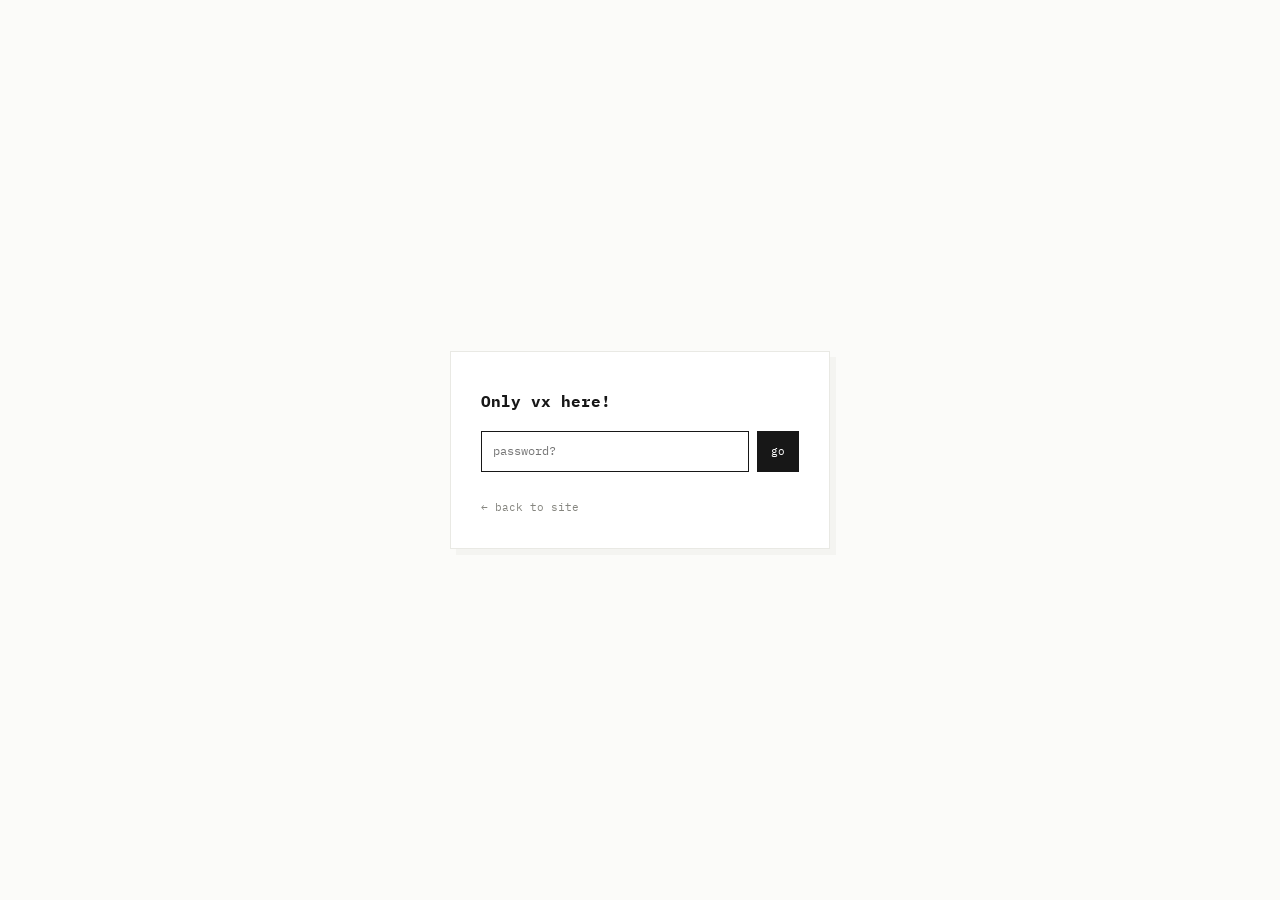
<file: admin.html>
<!DOCTYPE html>
<html lang="en">
<head>
<meta charset="UTF-8">
<meta name="viewport" content="width=device-width, initial-scale=1">
<meta name="robots" content="noindex,nofollow">
<title>vx.manager</title>
<link rel="icon" type="image/png" href="favicon.png">
<link rel="preconnect" href="https://fonts.googleapis.com">
<link rel="preconnect" href="https://fonts.gstatic.com" crossorigin>
<link href="https://fonts.googleapis.com/css2?family=IBM+Plex+Mono:ital,wght@0,400;0,500;0,600;0,700;1,400&display=swap" rel="stylesheet">
<style>
:root {
  --bg:#fff;
  --paper:#fbfbf9;
  --ink:#171717;
  --mute:#85857f;
  --faint:#b9b9b3;
  --line:#e9e9e4;
  --fill:#f4f4f1;
  --ease:cubic-bezier(.2,.7,.2,1);
}
* {
  box-sizing: border-box;
  margin: 0;
  padding: 0;
}
body {
  background: var(--bg);
  color: var(--ink);
  font:
    13px/1.7 "IBM Plex Mono",
    ui-monospace,
    Menlo,
    Consolas,
    monospace;
  -webkit-font-smoothing: antialiased;
  padding-bottom: 120px;
}
a {
  color: inherit;
  text-decoration: none;
}
button {
  font: inherit;
  color: inherit;
  background: none;
  border: 0;
  cursor: pointer;
  text-align: left;
}
svg.i {
  width: 1em;
  height: 1em;
  fill: none;
  stroke: currentColor;
  stroke-width: 1.4;
  stroke-linecap: round;
  stroke-linejoin: round;
  flex-shrink: 0;
}
::selection {
  background: var(--ink);
  color: #fff;
}
.wrap {
  max-width: 840px;
  margin: 0 auto;
  padding: 0 24px;
}
.top {
  display: flex;
  align-items: center;
  justify-content: space-between;
  gap: 12px;
  flex-wrap: wrap;
  padding: 30px 0 18px;
}
.top h1 {
  font-size: 20px;
  letter-spacing: -.01em;
}
.top h1 .cur {
  display: inline-block;
  animation: blink 1.1s steps(1) infinite;
}
@keyframes blink {
  50% {
    opacity: 0;
  }
}
.acts {
  display: flex;
  gap: 8px;
  align-items: center;
  flex-wrap: wrap;
}
.chip {
  font-size: 9.5px;
  letter-spacing: .1em;
  text-transform: uppercase;
  color: var(--mute);
  display: flex;
  align-items: center;
  gap: 7px;
  margin-right: 6px;
}
.chip::before {
  content: "";
  width: 6px;
  height: 6px;
  border-radius: 50%;
  background: #3a9d5d;
  transition: background .3s;
}
.chip.dirty::before {
  background: #d98b1c;
  animation: pulse 1.4s infinite;
}
@keyframes pulse {
  50% {
    opacity: .35;
  }
}
.b {
  display: inline-flex;
  align-items: center;
  gap: 7px;
  padding: 7px 13px;
  border: 1px solid var(--ink);
  font-size: 11px;
  background: linear-gradient(var(--ink), var(--ink)) left/0 100% no-repeat;
  transition:
    background-size .4s var(--ease),
    color .3s,
    opacity .2s,
    transform .3s var(--ease);
}
.b:hover {
  background-size: 100% 100%;
  color: #fff;
}
.b:active {
  transform: scale(.97);
}
.b.solid {
  background: var(--ink);
  color: #fff;
}
.b.solid:hover {
  background: #000;
}
.b.sm {
  padding: 3px 8px;
  font-size: 10px;
  border-color: var(--line);
}
.b.sm:hover {
  border-color: var(--ink);
}
.b.dng:hover {
  background-image: linear-gradient(#b3261e, #b3261e);
  border-color: #b3261e;
}
.b[disabled] {
  opacity: .4;
  pointer-events: none;
}
.tabs {
  position: relative;
  display: flex;
  gap: 24px;
  border-bottom: 1px solid var(--line);
  overflow-x: auto;
}
.tab {
  position: relative;
  padding: 0 0 11px;
  font-size: 11.5px;
  color: var(--mute);
  white-space: nowrap;
  transition: color .2s;
}
.tab:hover,
.tab.on {
  color: var(--ink);
}
.tab sup {
  font-size: 8px;
  color: var(--faint);
  margin-left: 3px;
}
.ink {
  position: absolute;
  left: 0;
  bottom: -1px;
  height: 1px;
  background: var(--ink);
  transition: left .4s var(--ease), width .4s var(--ease);
}
.panel {
  padding-top: 26px;
  animation: in .45s var(--ease);
}
@keyframes in {
  from {
    opacity: 0;
    transform: translateY(10px);
  }
}
.hint {
  font-size: 10.5px;
  color: var(--mute);
}
.bn {
  background: var(--fill);
  border: 1px solid var(--line);
  padding: 10px 14px;
  font-size: 11px;
  margin-bottom: 18px;
  display: flex;
  justify-content: space-between;
  gap: 12px;
  align-items: center;
}
.grid2 {
  display: grid;
  grid-template-columns: 1fr 1fr;
  gap: 14px;
}
.fld {
  display: block;
  margin-bottom: 14px;
}
.fld > span {
  display: block;
  font-size: 9.5px;
  letter-spacing: .1em;
  text-transform: uppercase;
  color: var(--mute);
  margin-bottom: 5px;
}
.fld input[type=text],
.fld input[type=password],
.fld select,
.fld textarea,
.tx {
  width: 100%;
  border: 1px solid var(--line);
  background: #fff;
  padding: 8px 10px;
  font: inherit;
  font-size: 12px;
  outline: none;
  border-radius: 0;
  transition: border-color .2s, box-shadow .2s;
}
.fld textarea {
  min-height: 84px;
  resize: vertical;
}
.fld input:focus,
.fld select:focus,
.fld textarea:focus,
.tx:focus {
  border-color: var(--ink);
  box-shadow: 3px 3px 0 var(--fill);
}
.chk {
  display: flex;
  gap: 8px;
  align-items: center;
  font-size: 12px;
  margin-bottom: 14px;
}
.item {
  border: 1px solid var(--line);
  margin-bottom: 10px;
  background: #fff;
  animation: in .4s var(--ease);
  transition: border-color .2s;
}
.item:hover {
  border-color: var(--faint);
}
.ih {
  display: flex;
  align-items: center;
  gap: 12px;
  padding: 11px 14px;
}
.ih .n {
  font-size: 9px;
  color: var(--faint);
  width: 18px;
}
.ih .ti {
  flex: 1;
  min-width: 0;
  white-space: nowrap;
  overflow: hidden;
  text-overflow: ellipsis;
  cursor: pointer;
}
.ih .ti i {
  font-style: normal;
  color: var(--mute);
  font-size: 10px;
  margin-left: 8px;
}
.ctl {
  display: flex;
  gap: 6px;
}
.ib {
  padding: 14px 16px 4px;
  border-top: 1px solid var(--line);
  animation: in .35s var(--ease);
}
.add {
  margin-bottom: 16px;
}
.empty {
  padding: 28px;
  border: 1px dashed var(--line);
  color: var(--mute);
  font-size: 11.5px;
  text-align: center;
}
.imgf {
  display: flex;
  gap: 14px;
  align-items: flex-start;
  margin-bottom: 14px;
}
.th {
  width: 120px;
  aspect-ratio: 16/10;
  flex-shrink: 0;
  background: var(--fill);
  border: 1px solid var(--line);
  display: grid;
  place-items: center;
  overflow: hidden;
  color: var(--faint);
  font-size: 9px;
}
.th img {
  width: 100%;
  height: 100%;
  object-fit: cover;
}
.imgf .r {
  flex: 1;
  display: grid;
  gap: 8px;
  min-width: 0;
}
.imgf .row {
  display: flex;
  gap: 8px;
  flex-wrap: wrap;
}
.toast {
  position: fixed;
  left: 50%;
  bottom: 28px;
  transform: translate(-50%, 20px);
  background: var(--ink);
  color: #fff;
  font-size: 11.5px;
  padding: 10px 16px;
  opacity: 0;
  pointer-events: none;
  transition: .4s var(--ease);
  z-index: 90;
  max-width: 90vw;
}
.toast.show {
  opacity: 1;
  transform: translate(-50%, 0);
}
.toast.bad {
  background: #b3261e;
}
.gate {
  position: fixed;
  inset: 0;
  background: rgba(251, 251, 249, .97);
  z-index: 100;
  display: grid;
  place-items: center;
  padding: 20px;
}
.gate .box {
  width: min(380px, 100%);
  background: #fff;
  border: 1px solid var(--line);
  padding: 30px;
  box-shadow: 6px 6px 0 var(--fill);
}
.gate h2 {
  font-size: 16px;
  margin: 6px 0 16px;
}
.gate form {
  display: flex;
  gap: 8px;
}
.gate input {
  flex: 1;
  min-width: 0;
  border: 1px solid var(--line);
  padding: 9px 11px;
  font: inherit;
  font-size: 12px;
  outline: none;
}
.gate input:focus {
  border-color: var(--ink);
}
.gate .err {
  height: 14px;
  margin-top: 10px;
  font-size: 10px;
  color: #b3261e;
}
.shake {
  animation: shake .4s;
}
@keyframes shake {
  20%, 60% {
    transform: translateX(-7px);
  }
  40%, 80% {
    transform: translateX(7px);
  }
}
.mis {
  display: grid;
  grid-template-columns: repeat(auto-fill, minmax(190px, 1fr));
  gap: 10px;
  margin-bottom: 10px;
}
.mi {
  border: 1px solid var(--line);
  padding: 8px;
  display: grid;
  gap: 8px;
  animation: in .35s var(--ease);
}
.mi .th {
  width: 100%;
}
.mi .mc {
  display: flex;
  gap: 6px;
}
.rw {
  display: flex;
  gap: 8px;
  align-items: center;
  flex-wrap: wrap;
}
@media (max-width: 640px) {
  .grid2 {
    grid-template-columns: 1fr;
  }
  .imgf {
    flex-direction: column;
  }
}
@media (prefers-reduced-motion: reduce) {
  * {
    animation: none !important;
    transition: none !important;
  }
}
</style>
</head>
<body>

<div class="gate" id="gate"><div class="box" id="gbox">
  <h2>Only vx here!</h2>
  <form id="gf"><input id="gi" type="password" autocomplete="off" placeholder="password?" aria-label="password"><button class="b solid" type="submit">go</button></form>
  <div class="err" id="ge"></div>
  <a class="hint" href="home">← back to site</a>
</div></div>

<div class="wrap" id="app" style="display:none">
  <div class="top">
    <h1>manage<span class="cur">_</span></h1>
    <div class="acts">
      <span class="chip" id="chip">saved</span>
      <a class="b" id="viewsite" href="home" target="_blank">view site ↗</a>
      <button class="b solid" id="save">save &amp; publish</button>
      <button class="b" id="lockout">lock</button>
    </div>
  </div>
  <div class="tabs" id="tabs">
    <button class="tab on" data-t="site">Site</button>
    <button class="tab" data-t="projects">Projects<sup id="c-projects"></sup></button>
    <button class="tab" data-t="toolkit">Toolkit<sup id="c-toolkit"></sup></button>
    <button class="tab" data-t="gallery">Gallery<sup id="c-gallery"></sup></button>
    <button class="tab" data-t="publish">Publishing</button>
    <span class="ink" id="inkbar"></span>
  </div>
  <div class="panel" id="panel"></div>
</div>
<div class="toast" id="toast"></div>

<script>
const HASH = "6cb8947f869a1332785a2c4a673cb8a2529c528a0de18239c4a4594782599b29";
const $ = (s, r = document) => r.querySelector(s);
const esc = (s) => String(s == null ? "" : s).replace(/[&<>"']/g, (c) => ({ "&": "&amp;", "<": "&lt;", ">": "&gt;", '"': "&quot;", "'": "&#39;" })[c]);
const pad = (n) => String(n).padStart(2, "0");
const uid = () => "x" + Date.now().toString(36) + Math.random().toString(36).slice(2, 5);
let D = null, tab = "site", dirty = false, openIds = {}, previews = {};
async function sha(t) {
  const b = await crypto.subtle.digest("SHA-256", new TextEncoder().encode(t));
  return [...new Uint8Array(b)].map((x) => x.toString(16).padStart(2, "0")).join("");
}
function enter() {
  $("#gate").style.display = "none";
  $("#app").style.display = "";
  boot();
}
$("#gf").addEventListener("submit", async (e) => {
  e.preventDefault();
  if (!(window.crypto && crypto.subtle)) {
    $("#ge").textContent = "needs a secure (https) connection";
    return;
  }
  if (await sha($("#gi").value) === HASH) {
    sessionStorage.setItem("vx_auth", HASH);
    enter();
  } else {
    $("#ge").textContent = "nope, try again";
    $("#gi").value = "";
    const b = $("#gbox");
    b.classList.remove("shake");
    void b.offsetWidth;
    b.classList.add("shake");
  }
});
const EMB = window.parent !== window;
if (EMB) {
  const v = $("#viewsite");
  v.textContent = "back to site";
  v.removeAttribute("target");
  v.removeAttribute("href");
  v.style.cursor = "pointer";
  v.addEventListener("click", () => parent.postMessage("vx-close", location.origin));
}
$("#lockout").addEventListener("click", () => {
  if (EMB) parent.postMessage("vx-lock", location.origin);
  else {
    sessionStorage.removeItem("vx_auth");
    location.href = "home";
  }
});
const CFG = () => Object.assign({ repo: "VxpeInjected/vx-portfolio", branch: "main", token: "" }, JSON.parse(localStorage.getItem("vx_cfg") || "{}"));
const setCFG = (o) => localStorage.setItem("vx_cfg", JSON.stringify(Object.assign(CFG(), o)));
const SITE_DEFAULT = { name: "vx.injected", logo: "VX", badge: "programmer & UI designer", status: "open for commissions", statusOn: true, tagline: "I build systems and interfaces.\nRoblox programming, bots and thoughtful UI design.", intro: "", email: "", discord: "", discordUrl: "", toolkitBlurb: "", galleryBlurb: "", contactBlurb: "", footerNote: "" };
function normP(p) {
  if (!Array.isArray(p.images)) p.images = p.image ? [{ src: p.image, caption: "" }] : [];
  delete p.image;
  return p;
}
function norm(d) {
  d = d || {};
  return { site: Object.assign({}, SITE_DEFAULT, d.site || {}), projects: (d.projects || []).map(normP), toolkit: d.toolkit || [], gallery: d.gallery || [] };
}
async function boot() {
  let live = null;
  try {
    const r = await fetch("data.json?" + Date.now(), { cache: "no-store" });
    if (r.ok) live = await r.json();
  } catch (e) {
  }
  const draft = localStorage.getItem("vx_draft");
  if (draft) {
    try {
      D = norm(JSON.parse(draft));
      dirty = true;
      bn = "draft";
    } catch (e) {
    }
  }
  if (!D) D = norm(live);
  window._live = live;
  setDirty(dirty);
  render();
}
let bn = "";
function setDirty(v) {
  dirty = v;
  const c = $("#chip");
  c.classList.toggle("dirty", v);
  c.textContent = v ? "unsaved changes" : "saved";
  if (v) localStorage.setItem("vx_draft", JSON.stringify(D));
  else localStorage.removeItem("vx_draft");
}
addEventListener("beforeunload", (e) => {
  if (dirty) {
    e.preventDefault();
    e.returnValue = "";
  }
});
function toast(t, bad) {
  const el = $("#toast");
  el.textContent = t;
  el.classList.toggle("bad", !!bad);
  el.classList.add("show");
  clearTimeout(toast.t);
  toast.t = setTimeout(() => el.classList.remove("show"), bad ? 5e3 : 2800);
}
function ink() {
  const t = $(".tab.on"), k = $("#inkbar");
  if (t) {
    k.style.left = t.offsetLeft + "px";
    k.style.width = t.offsetWidth + "px";
  }
}
$("#tabs").addEventListener("click", (e) => {
  const b = e.target.closest(".tab");
  if (!b) return;
  tab = b.dataset.t;
  document.querySelectorAll(".tab").forEach((x) => x.classList.toggle("on", x === b));
  ink();
  render();
});
addEventListener("resize", ink);
document.fonts && document.fonts.ready.then(ink);
const SCHEMA = {
  projects: {
    label: "project",
    title: (i) => i.title || "untitled project",
    sub: (i) => i.category || "",
    fields: [
      ["title", "title", "text"],
      ["category", "category", "select", ["programming", "ui design"]],
      ["meta", "meta line (e.g. Gameplay systems / Luau)", "text"],
      ["note", "small note (e.g. 2026)", "text"],
      ["link", "link (optional)", "text"],
      ["tags", "tags (comma separated)", "tags"],
      ["desc", "description", "area"],
      ["images", "screenshots / pages (shown as a gallery in the popup)", "images"]
    ],
    blank: () => ({ id: uid(), title: "", category: "programming", meta: "", note: "", desc: "", tags: [], link: "", images: [] })
  },
  toolkit: {
    label: "tool",
    title: (i) => i.name || "untitled tool",
    sub: (i) => i.icon || "",
    fields: [
      ["name", "name", "text"],
      ["desc", "short description", "text"],
      ["icon", "icon", "select", ["cube", "code", "pen", "cursor", "layers", "terminal", "globe"]]
    ],
    blank: () => ({ id: uid(), name: "", desc: "", icon: "cube" })
  },
  gallery: {
    label: "image",
    title: (i) => i.caption || "untitled image",
    sub: (i) => "",
    fields: [
      ["caption", "caption", "text"],
      ["title", "popup title (optional)", "text"],
      ["desc", "popup description", "area"],
      ["image", "image", "image"]
    ],
    blank: () => ({ id: uid(), caption: "", title: "", desc: "", image: "" })
  }
};
function render() {
  ["projects", "toolkit", "gallery"].forEach((c) => $("#c-" + c).textContent = pad(D[c].length));
  const p = $("#panel");
  p.style.animation = "none";
  void p.offsetWidth;
  p.style.animation = "";
  if (tab === "site") p.innerHTML = siteHTML();
  else if (tab === "publish") p.innerHTML = pubHTML();
  else p.innerHTML = listHTML(tab);
  ink();
}
function fieldHTML(col, idx, it, f) {
  const [key, label, type, opts] = f, val = it[key];
  const a = `data-col="${col}" data-idx="${idx}" data-key="${key}"`;
  if (type === "select") return `<label class="fld"><span>${label}</span><select ${a}>${opts.map((o) => `<option ${o === val ? "selected" : ""}>${o}</option>`).join("")}</select></label>`;
  if (type === "area") return `<label class="fld"><span>${label}</span><textarea ${a}>${esc(val)}</textarea></label>`;
  if (type === "tags") return `<label class="fld"><span>${label}</span><input type="text" ${a} data-tags="1" value="${esc((val || []).join(", "))}"></label>`;
  if (type === "images") {
    const arr = it.images || [], b = (act, n, t, dis) => `<button class="b sm${act === "imgx" ? " dng" : ""}" data-act="${act}" data-col="${col}" data-idx="${idx}" data-ii="${n}" ${dis ? "disabled" : ""}>${t}</button>`;
    return `<div class="fld"><span>${label}</span><div class="mis">${arr.map((m, n) => {
      const src = previews[m.src] || m.src;
      return `<div class="mi"><div class="th">${src ? `<img src="${esc(src)}" onerror="this.remove()">` : "no image"}</div><input class="tx" type="text" placeholder="caption (optional)" data-col="${col}" data-idx="${idx}" data-ii="${n}" value="${esc(m.caption || "")}"><div class="mc">${b("imgl", n, "←", n === 0)}${b("imgr", n, "→", n === arr.length - 1)}${b("imgx", n, "remove")}</div></div>`;
    }).join("")}</div>
    <div class="rw"><button class="b sm" data-act="addimgs" data-col="${col}" data-idx="${idx}">+ upload images</button><span class="hint" id="up-${col}-${idx}"></span></div>
    <div class="rw" style="margin-top:8px"><input class="tx" style="flex:1;min-width:160px;width:auto" id="url-${col}-${idx}" placeholder="or paste an image URL"><button class="b sm" data-act="addurl" data-col="${col}" data-idx="${idx}">add</button></div></div>`;
  }
  if (type === "image") {
    const src = previews[val] || val;
    return `<div class="imgf"><div class="th">${src ? `<img src="${esc(src)}" onerror="this.remove()">` : "no image"}</div><div class="r"><div class="row"><button class="b sm" data-act="upload" data-col="${col}" data-idx="${idx}">upload image</button><button class="b sm dng" data-act="rmimg" data-col="${col}" data-idx="${idx}">remove</button></div><input class="tx" type="text" ${a} placeholder="or paste an image URL" value="${esc(val)}"><span class="hint" id="up-${col}-${idx}"></span></div></div>`;
  }
  return `<label class="fld"><span>${label}</span><input type="text" ${a} value="${esc(val)}"></label>`;
}
function listHTML(col) {
  const S = SCHEMA[col], L = D[col];
  let h = `<button class="b solid add" data-act="add" data-col="${col}">+ add ${S.label}</button>`;
  if (bn === "draft") {
    h = `<div class="bn"><span>restored your unsaved draft from this browser.</span><button class="b sm" data-act="discard">discard draft</button></div>` + h;
  }
  if (!L.length) return h + `<div class="empty">nothing here yet.</div>`;
  return h + L.map((it, i) => {
    const o = openIds[it.id];
    return `<div class="item" data-col="${col}" data-idx="${i}"><div class="ih"><span class="n">${pad(i + 1)}</span><span class="ti" data-act="toggle" data-col="${col}" data-idx="${i}"><span class="tt">${esc(S.title(it))}</span><i>${esc(S.sub(it))}</i></span>
      <div class="ctl"><button class="b sm" data-act="up" data-col="${col}" data-idx="${i}" ${i === 0 ? "disabled" : ""}>↑</button><button class="b sm" data-act="down" data-col="${col}" data-idx="${i}" ${i === L.length - 1 ? "disabled" : ""}>↓</button><button class="b sm" data-act="toggle" data-col="${col}" data-idx="${i}">${o ? "close" : "edit"}</button><button class="b sm dng" data-act="del" data-col="${col}" data-idx="${i}">delete</button></div></div>
      ${o ? `<div class="ib">${S.fields.map((f) => fieldHTML(col, i, it, f)).join("")}</div>` : ""}</div>`;
  }).join("");
}
function siteHTML() {
  const s = D.site, F = (k, l, t = "text") => t === "area" ? `<label class="fld"><span>${l}</span><textarea data-col="site" data-key="${k}">${esc(s[k])}</textarea></label>` : `<label class="fld"><span>${l}</span><input type="text" data-col="site" data-key="${k}" value="${esc(s[k])}"></label>`;
  return `<div class="grid2">${F("name", "display name")}${F("logo", "nav logo letters")}</div>
  ${F("badge", "badge next to name")}
  <div class="grid2"><div>${F("status", "status line")}<label class="chk"><input type="checkbox" data-col="site" data-key="statusOn" ${s.statusOn ? "checked" : ""}> show status line</label></div><div></div></div>
  ${F("tagline", "tagline (line breaks allowed)", "area")}${F("intro", "intro text", "area")}
  <div class="grid2">${F("email", "email")}${F("discord", "discord username")}</div>
  ${F("discordUrl", "discord link for the nav (optional, https://...)")}
  ${F("toolkitBlurb", "toolkit blurb")}${F("galleryBlurb", "gallery blurb")}${F("contactBlurb", "contact blurb")}${F("footerNote", "footer line")}`;
}
function pubHTML() {
  const c = CFG();
  return `<p class="hint" style="margin-bottom:18px">Saving commits <b>data.json</b> (and any uploaded images) to your GitHub repo, so every visitor sees the changes after Pages rebuilds (about a minute). The token stays in this browser only and is never written into the site.</p>
  <label class="fld"><span>repository (owner/name)</span><input type="text" data-cfg="repo" value="${esc(c.repo)}"></label>
  <label class="fld"><span>branch</span><input type="text" data-cfg="branch" value="${esc(c.branch)}"></label>
  <label class="fld"><span>github token (fine-grained, contents: read &amp; write, this repo only)</span><input type="password" data-cfg="token" value="${esc(c.token)}" autocomplete="off"></label>
  <div class="acts"><button class="b" data-act="test">test connection</button><button class="b" data-act="export">download data.json</button><button class="b dng" data-act="forget">forget token</button></div>
  <p class="hint" id="pubmsg" style="margin-top:14px"></p>`;
}
document.addEventListener("input", (e) => {
  const t = e.target;
  if (t.dataset.cfg) {
    setCFG({ [t.dataset.cfg]: t.value.trim() });
    return;
  }
  if (t.dataset.ii !== void 0 && t.dataset.col) {
    const m = D[t.dataset.col][+t.dataset.idx].images[+t.dataset.ii];
    if (m) {
      m.caption = t.value;
      setDirty(true);
    }
    return;
  }
  const col = t.dataset.col;
  if (!col || !t.dataset.key) return;
  const val = t.type === "checkbox" ? t.checked : t.value;
  if (col === "site") {
    D.site[t.dataset.key] = val;
  } else {
    const it = D[col][+t.dataset.idx];
    if (!it) return;
    it[t.dataset.key] = t.dataset.tags ? val.split(",").map((x) => x.trim()).filter(Boolean) : val;
    const row = t.closest(".item");
    if (row) {
      $(".tt", row).textContent = SCHEMA[col].title(it);
    }
    if (t.dataset.key === "image") {
      const th = t.closest(".imgf").querySelector(".th");
      th.innerHTML = val ? `<img src="${esc(val)}" onerror="this.remove()">` : "no image";
    }
  }
  setDirty(true);
});
document.addEventListener("click", async (e) => {
  const b = e.target.closest("[data-act]");
  if (!b) return;
  const act = b.dataset.act, col = b.dataset.col, i = +b.dataset.idx;
  if (act === "add") {
    const it = SCHEMA[col].blank();
    D[col].push(it);
    openIds[it.id] = true;
    setDirty(true);
    render();
    const ins = document.querySelectorAll(".item");
    ins[ins.length - 1] && ins[ins.length - 1].scrollIntoView({ behavior: "smooth", block: "center" });
  } else if (act === "toggle") {
    const it = D[col][i];
    openIds[it.id] = !openIds[it.id];
    render();
  } else if (act === "up" && i > 0) {
    [D[col][i - 1], D[col][i]] = [D[col][i], D[col][i - 1]];
    setDirty(true);
    render();
  } else if (act === "down" && i < D[col].length - 1) {
    [D[col][i + 1], D[col][i]] = [D[col][i], D[col][i + 1]];
    setDirty(true);
    render();
  } else if (act === "del") {
    if (b.dataset.sure) {
      D[col].splice(i, 1);
      setDirty(true);
      render();
      toast("removed");
    } else {
      b.dataset.sure = "1";
      b.textContent = "sure?";
      setTimeout(() => {
        if (b.isConnected) {
          delete b.dataset.sure;
          b.textContent = "delete";
        }
      }, 2500);
    }
  } else if (act === "discard") {
    localStorage.removeItem("vx_draft");
    dirty = false;
    bn = "";
    D = norm(window._live);
    setDirty(false);
    render();
    toast("draft discarded");
  } else if (act === "rmimg") {
    D[col][i].image = "";
    setDirty(true);
    render();
  } else if (act === "upload") {
    pickImage(col, i);
  } else if (act === "addimgs") {
    pickImages(col, i);
  } else if (act === "addurl") {
    const f = document.getElementById(`url-${col}-${i}`), v = (f.value || "").trim();
    if (!/^https?:\/\//i.test(v)) {
      toast("paste a full https:// image link", true);
      return;
    }
    D[col][i].images.push({ src: v, caption: "" });
    setDirty(true);
    render();
  } else if (act === "imgl" || act === "imgr") {
    const ii = +b.dataset.ii, A = D[col][i].images, j = act === "imgl" ? ii - 1 : ii + 1;
    if (j >= 0 && j < A.length) {
      [A[ii], A[j]] = [A[j], A[ii]];
      setDirty(true);
      render();
    }
  } else if (act === "imgx") {
    D[col][i].images.splice(+b.dataset.ii, 1);
    setDirty(true);
    render();
  } else if (act === "test") {
    testConn();
  } else if (act === "export") {
    const a = document.createElement("a");
    a.href = URL.createObjectURL(new Blob([JSON.stringify(D, null, 2)], { type: "application/json" }));
    a.download = "data.json";
    a.click();
  } else if (act === "forget") {
    setCFG({ token: "" });
    render();
    toast("token removed from this browser");
  }
});
function api(path, opts = {}) {
  const c = CFG();
  return fetch(`https://api.github.com/repos/${c.repo.trim()}${path ? "/" + path : ""}`, Object.assign({}, opts, { headers: Object.assign({ Authorization: "Bearer " + (c.token || "").trim(), Accept: "application/vnd.github+json", "X-GitHub-Api-Version": "2022-11-28" }, opts.headers || {}) }));
}
async function putFile(path, content, msg, isB64) {
  const c = CFG();
  const b64 = isB64 ? content : btoa(unescape(encodeURIComponent(content)));
  for (let tries = 0; tries < 2; tries++) {
    let sha2;
    const g = await api(`contents/${path}?ref=${encodeURIComponent(c.branch)}&t=${Date.now()}`);
    if (g.ok) sha2 = (await g.json()).sha;
    else if (g.status !== 404) throw new Error(await errText(g));
    const r = await api(`contents/${path}`, { method: "PUT", body: JSON.stringify({ message: msg, content: b64, branch: c.branch, sha: sha2 }) });
    if (r.ok) return true;
    if (r.status !== 409 && r.status !== 422) throw new Error(await errText(r));
  }
  throw new Error("could not save " + path + " (conflict)");
}
async function errText(r) {
  let m = "";
  try {
    m = (await r.json()).message;
  } catch (e) {
  }
  if (r.status === 401) return "token rejected (401). check it in publishing.";
  if (r.status === 403 || r.status === 404) return `no access (${r.status}). token needs contents read & write on ${CFG().repo}.`;
  return `github said ${r.status}${m ? ": " + m : ""}`;
}
async function testConn() {
  const m = $("#pubmsg");
  if (!CFG().token) {
    m.textContent = "paste a token first.";
    return;
  }
  m.textContent = "testing…";
  try {
    const r = await api("");
    if (!r.ok) throw new Error(await errText(r));
    const j = await r.json();
    m.textContent = j.permissions && j.permissions.push ? `connected to ${j.full_name} — write access ok.` : `connected to ${j.full_name}, but this token can't write.`;
  } catch (e) {
    m.textContent = e instanceof TypeError ? "couldn't reach github. check your connection or an ad blocker, and that the repo name is right." : e.message;
  }
}
$("#save").addEventListener("click", async () => {
  const btn = $("#save");
  if (!CFG().token) {
    toast("add your github token under publishing first", true);
    tab = "publish";
    document.querySelectorAll(".tab").forEach((x) => x.classList.toggle("on", x.dataset.t === "publish"));
    render();
    return;
  }
  btn.disabled = true;
  btn.textContent = "saving…";
  try {
    await putFile("data.json", JSON.stringify(D, null, 2) + "\n", "Update site data");
    window._live = JSON.parse(JSON.stringify(D));
    bn = "";
    setDirty(false);
    toast("saved. live in about a minute.");
  } catch (e) {
    toast(e instanceof TypeError ? "couldn't reach github. check your connection or an ad blocker." : e.message, true);
  }
  btn.disabled = false;
  btn.textContent = "save & publish";
});
async function processUpload(file) {
  const url = await new Promise((res, rej) => {
    const r = new FileReader();
    r.onload = () => res(r.result);
    r.onerror = rej;
    r.readAsDataURL(file);
  });
  const im = await new Promise((res, rej) => {
    const x = new Image();
    x.onload = () => res(x);
    x.onerror = rej;
    x.src = url;
  });
  const sc = Math.min(1, 1600 / Math.max(im.width, im.height)), cv = document.createElement("canvas");
  cv.width = Math.round(im.width * sc);
  cv.height = Math.round(im.height * sc);
  const cx = cv.getContext("2d");
  cx.fillStyle = "#fff";
  cx.fillRect(0, 0, cv.width, cv.height);
  cx.drawImage(im, 0, 0, cv.width, cv.height);
  const out = cv.toDataURL("image/jpeg", 0.88), b64 = out.split(",")[1];
  const slug = (file.name.replace(/\.[^.]+$/, "").toLowerCase().replace(/[^a-z0-9]+/g, "-").replace(/^-|-$/g, "") || "image").slice(0, 40);
  const path = `uploads/${Date.now().toString(36)}${Math.random().toString(36).slice(2, 5)}-${slug}.jpg`;
  await putFile(path, b64, "Upload image", true);
  previews[path] = out;
  return path;
}
function pickFiles(multiple, cb) {
  if (!CFG().token) {
    toast("add your github token under publishing first", true);
    return;
  }
  const f = document.createElement("input");
  f.type = "file";
  f.accept = "image/*";
  f.multiple = multiple;
  f.onchange = () => {
    if (f.files.length) cb([...f.files]);
  };
  f.click();
}
function pickImage(col, i) {
  pickFiles(false, async (files) => {
    const h = document.getElementById(`up-${col}-${i}`);
    if (h) h.textContent = "uploading…";
    try {
      const path = await processUpload(files[0]);
      D[col][i].image = path;
      setDirty(true);
      render();
      toast("image uploaded");
    } catch (e) {
      if (h) h.textContent = "";
      toast(e instanceof TypeError ? "couldn't reach github." : e.message || "upload failed", true);
    }
  });
}
function pickImages(col, i) {
  pickFiles(true, async (files) => {
    const h = document.getElementById(`up-${col}-${i}`);
    let done = 0;
    try {
      for (const file of files) {
        if (h) h.textContent = `uploading ${done + 1} of ${files.length}…`;
        const path = await processUpload(file);
        D[col][i].images.push({ src: path, caption: "" });
        done++;
        setDirty(true);
      }
      render();
      toast(done + (done === 1 ? " image" : " images") + " uploaded");
    } catch (e) {
      if (done) {
        render();
      } else if (h) h.textContent = "";
      toast(e instanceof TypeError ? "couldn't reach github." : e.message || "upload failed", true);
    }
  });
}
if (sessionStorage.getItem("vx_auth") === HASH) enter();
else setTimeout(() => $("#gi").focus(), 100);
</script>
</body>
</html>
</file>
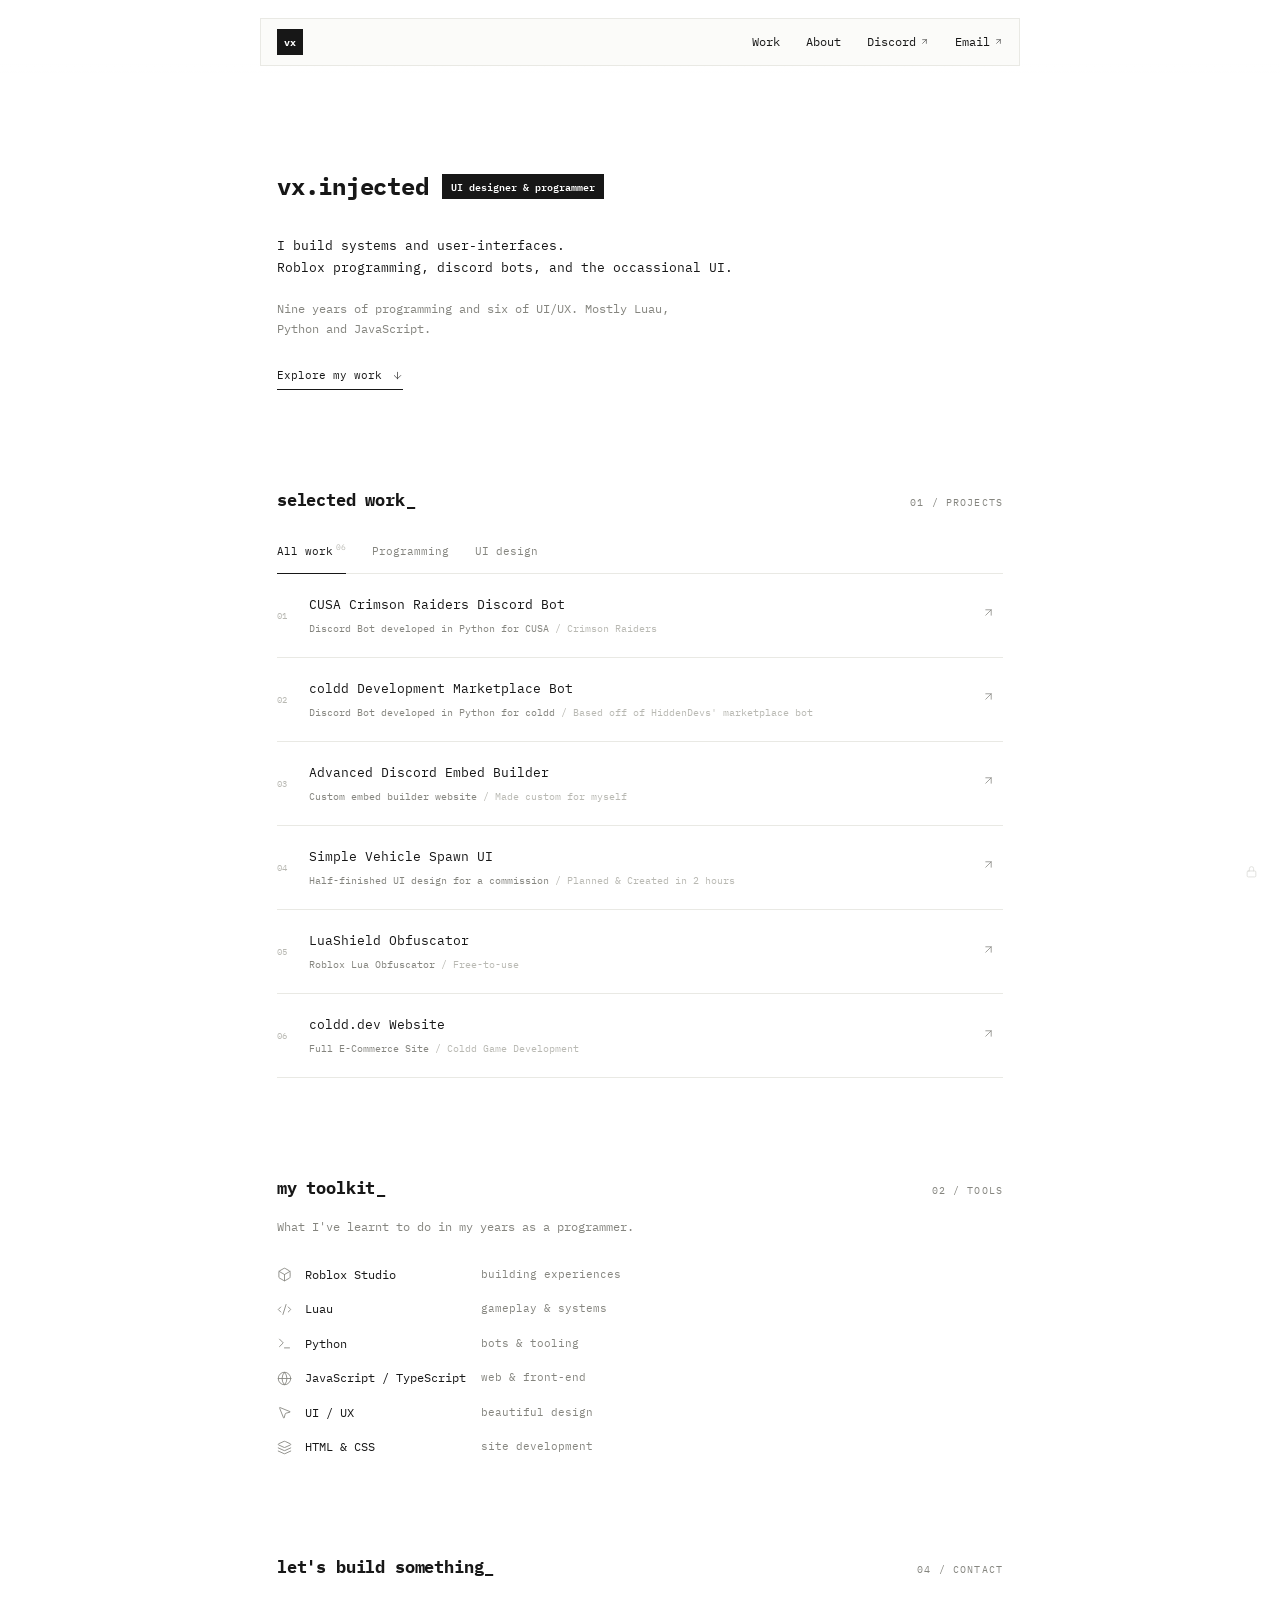
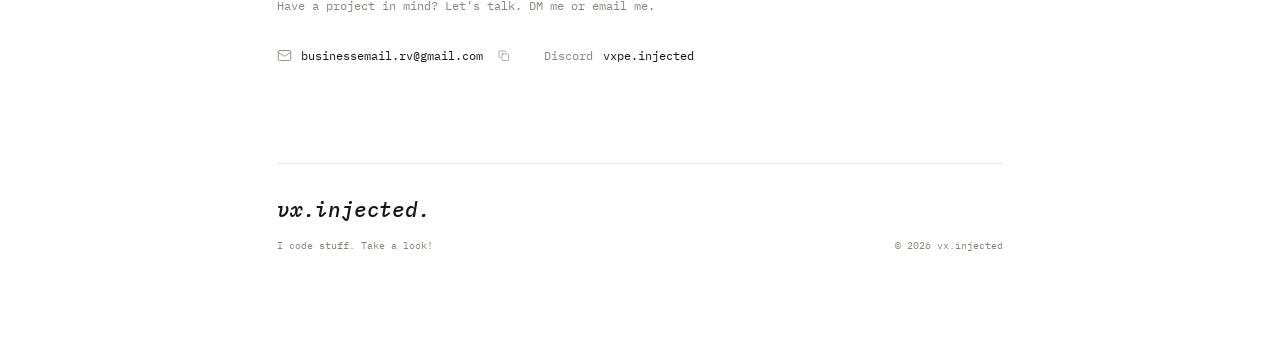
<file: home.html>
<!DOCTYPE html>
<html lang="en">
<head>
<meta charset="UTF-8">
<meta name="viewport" content="width=device-width, initial-scale=1">
<title>vx.injected</title>
<meta name="description" content="My portfolio (vx.injected), contact me on discord @vx.injected or via e-mail at vxpeinjected@coldd.dev.">
<meta name="theme-color" content="#ffffff">
<link rel="icon" type="image/png" href="favicon.png">
<link rel="preconnect" href="https://fonts.googleapis.com">
<link rel="preconnect" href="https://fonts.gstatic.com" crossorigin>
<link href="https://fonts.googleapis.com/css2?family=IBM+Plex+Mono:ital,wght@0,400;0,500;0,600;0,700;1,400;1,500&display=swap" rel="stylesheet">
<style>
:root {
  --bg:#fff;
  --paper:#fbfbf9;
  --ink:#171717;
  --mute:#85857f;
  --faint:#b9b9b3;
  --line:#e9e9e4;
  --fill:#f4f4f1;
  --ease:cubic-bezier(.2,.7,.2,1);
}
* {
  box-sizing: border-box;
  margin: 0;
  padding: 0;
}
html {
  scroll-behavior: smooth;
  scroll-padding-top: 96px;
}
body {
  background: var(--bg);
  color: var(--ink);
  font:
    13px/1.7 "IBM Plex Mono",
    ui-monospace,
    SFMono-Regular,
    Menlo,
    Consolas,
    monospace;
  -webkit-font-smoothing: antialiased;
  padding-bottom: 90px;
}
body::before {
  content: "";
  position: fixed;
  top: 0;
  left: 0;
  right: 0;
  height: 20px;
  background: var(--bg);
  z-index: 29;
  pointer-events: none;
}
a {
  color: inherit;
  text-decoration: none;
}
button {
  font: inherit;
  color: inherit;
  background: none;
  border: 0;
  cursor: pointer;
  text-align: left;
}
svg.i {
  width: 1em;
  height: 1em;
  fill: none;
  stroke: currentColor;
  stroke-width: 1.4;
  stroke-linecap: round;
  stroke-linejoin: round;
  flex-shrink: 0;
}
::selection {
  background: var(--ink);
  color: #fff;
}
.navwrap {
  max-width: none;
  margin: 0;
  padding: 18px 12px 12px;
  position: sticky;
  top: 0;
  z-index: 30;
  background: linear-gradient(var(--bg) 78%, rgba(255, 255, 255, 0));
}
.navwrap .bar {
  max-width: 760px;
  margin: 0 auto;
}
.bar {
  display: flex;
  align-items: center;
  justify-content: space-between;
  height: 48px;
  padding: 0 16px;
  background: rgba(251, 251, 249, .9);
  border: 1px solid var(--line);
  backdrop-filter: blur(8px);
  transition: box-shadow .3s;
}
.bar.stuck {
  box-shadow: 0 6px 24px -14px rgba(0, 0, 0, .25);
}
.logo {
  display: grid;
  place-items: center;
  width: 26px;
  height: 26px;
  background: var(--ink);
  color: #fff;
  font-size: 10px;
  font-weight: 700;
  letter-spacing: .04em;
  transition:
    transform .4s var(--ease),
    background .25s,
    color .25s,
    box-shadow .25s;
}
.logo:hover {
  transform: rotate(-8deg) scale(1.08);
  box-shadow: 3px 3px 0 var(--faint);
}
.links {
  display: flex;
  gap: 26px;
}
.links a {
  position: relative;
  font-size: 11.5px;
  display: inline-flex;
  align-items: center;
  gap: 4px;
  padding: 4px 0;
}
.links a::after {
  content: "";
  position: absolute;
  left: 0;
  bottom: 0;
  height: 1px;
  width: 100%;
  background: var(--ink);
  transform: scaleX(0);
  transform-origin: right;
  transition: transform .35s var(--ease);
}
.links a:hover::after {
  transform: scaleX(1);
  transform-origin: left;
}
.links a svg {
  font-size: 9px;
  transition: transform .3s var(--ease);
}
.links a:hover svg {
  transform: translate(2px, -2px);
}
.col {
  max-width: 784px;
  margin: 0 auto;
  padding: 0 29px;
}
.hero {
  padding-top: 72px;
}
.status {
  display: flex;
  align-items: center;
  gap: 8px;
  font-size: 9.5px;
  letter-spacing: .14em;
  text-transform: uppercase;
  color: var(--mute);
}
.dot {
  position: relative;
  width: 6px;
  height: 6px;
  border-radius: 50%;
  background: var(--ink);
}
.dot::after {
  content: "";
  position: absolute;
  inset: -4px;
  border-radius: 50%;
  border: 1px solid var(--ink);
  opacity: 0;
  animation: ping 2.4s infinite;
}
@keyframes ping {
  0% {
    transform: scale(.4);
    opacity: .5;
  }
  80%, 100% {
    transform: scale(1.5);
    opacity: 0;
  }
}
.nameRow {
  display: flex;
  align-items: center;
  flex-wrap: wrap;
  gap: 14px;
  margin-top: 22px;
}
h1 {
  font-size: 24px;
  font-weight: 700;
  letter-spacing: -.01em;
  line-height: 1.2;
}
.badge {
  background: var(--ink);
  color: #fff;
  font-size: 10px;
  font-weight: 600;
  padding: 4px 9px;
  transition: transform .3s var(--ease), box-shadow .3s;
}
.badge:hover {
  transform: translate(-2px, -2px);
  box-shadow: 3px 3px 0 var(--faint);
}
.tag {
  margin-top: 34px;
  font-size: 13px;
  white-space: pre-line;
}
.intro {
  margin-top: 20px;
  font-size: 12px;
  color: var(--mute);
  max-width: 430px;
}
.explore {
  display: inline-flex;
  align-items: center;
  gap: 10px;
  margin-top: 26px;
  font-size: 11px;
  padding-bottom: 5px;
  border-bottom: 1px solid var(--ink);
}
.explore svg {
  transition: transform .45s var(--ease);
}
.explore:hover svg {
  transform: translateY(3px);
}
section.s {
  margin-top: 96px;
}
.sh {
  display: flex;
  justify-content: space-between;
  align-items: baseline;
}
h2 {
  font-size: 17px;
  font-weight: 700;
  letter-spacing: -.01em;
}
.cur {
  display: inline-block;
  animation: blink 1.1s steps(1) infinite;
  margin-left: 1px;
}
@keyframes blink {
  50% {
    opacity: 0;
  }
}
.lab {
  font-size: 9.5px;
  letter-spacing: .12em;
  text-transform: uppercase;
  color: var(--mute);
}
.blurb {
  margin-top: 14px;
  font-size: 11.5px;
  color: var(--mute);
}
.tabs {
  position: relative;
  display: flex;
  gap: 26px;
  margin-top: 26px;
  border-bottom: 1px solid var(--line);
}
.tab {
  position: relative;
  padding: 0 0 12px;
  font-size: 11px;
  color: var(--mute);
  transition: color .25s;
}
.tab:hover,
.tab.on {
  color: var(--ink);
}
.tab sup {
  font-size: 7.5px;
  margin-left: 3px;
  color: var(--faint);
}
.ink {
  position: absolute;
  left: 0;
  bottom: -1px;
  height: 1px;
  background: var(--ink);
  transition: left .45s var(--ease), width .45s var(--ease);
}
.row {
  position: relative;
  display: grid;
  grid-template-columns: 32px 1fr 30px;
  align-items: center;
  width: 100%;
  padding: 20px 0;
  border-bottom: 1px solid var(--line);
}
.row::before {
  content: "";
  position: absolute;
  inset: 0;
  background: var(--fill);
  transform: scaleY(0);
  transform-origin: bottom;
  transition: transform .35s var(--ease);
  z-index: 0;
}
.row:hover::before,
.row:focus-visible::before {
  transform: scaleY(1);
}
.row > * {
  position: relative;
  z-index: 1;
}
.row .n {
  font-size: 9px;
  color: var(--faint);
  transition: color .25s;
}
.row .rt {
  display: block;
  transition: transform .4s var(--ease);
}
.row:hover .rt {
  transform: translateX(8px);
}
.row:hover .n {
  color: var(--ink);
}
.row .t {
  display: block;
  font-size: 13px;
}
.row .m {
  display: block;
  margin-top: 4px;
  font-size: 10px;
  color: var(--mute);
}
.row .m i {
  font-style: normal;
  color: var(--faint);
  margin-left: 6px;
}
.row .ar {
  justify-self: center;
  color: var(--mute);
  font-size: 13px;
  transition: transform .4s var(--ease), color .25s;
}
.row:hover .ar {
  transform: translate(-2px, -2px);
  color: var(--ink);
}
.empty {
  padding: 26px 0;
  font-size: 11.5px;
  color: var(--mute);
  border-bottom: 1px solid var(--line);
}
.tools {
  margin-top: 28px;
  display: grid;
  gap: 15px;
}
.tool {
  display: grid;
  grid-template-columns: 28px 176px 1fr;
  align-items: center;
  font-size: 11.5px;
}
.tool svg {
  font-size: 15px;
  color: var(--mute);
  transition: transform .4s var(--ease), color .25s;
}
.tool:hover svg {
  transform: rotate(-8deg) scale(1.2);
  color: var(--ink);
}
.tool span.d {
  font-size: 10.5px;
  color: var(--mute);
  transition: transform .35s var(--ease);
}
.tool:hover span.d {
  transform: translateX(5px);
}
.gal {
  margin-top: 28px;
  display: grid;
  grid-template-columns: repeat(5, 1fr);
  gap: 12px;
}
.item {
  display: block;
  width: 100%;
}
.frame {
  border: 1px solid var(--line);
  padding: 5px;
  background: #fff;
  transition:
    transform .45s var(--ease),
    box-shadow .45s var(--ease),
    border-color .25s;
}
.item:hover .frame {
  transform: translateY(-6px) rotate(-.6deg);
  box-shadow: 0 14px 26px -16px rgba(0, 0, 0, .35);
  border-color: var(--faint);
}
.in {
  position: relative;
  aspect-ratio: 126/156;
  background: var(--fill);
  display: grid;
  place-items: center;
  overflow: hidden;
}
.in img {
  position: absolute;
  inset: 0;
  width: 100%;
  height: 100%;
  object-fit: cover;
  transition: transform .6s var(--ease);
}
.item:hover .in img {
  transform: scale(1.05);
}
.ph {
  display: grid;
  justify-items: center;
  gap: 6px;
  color: var(--faint);
  font-size: 7.5px;
  letter-spacing: .12em;
  text-transform: uppercase;
}
.ph svg {
  font-size: 18px;
}
.in .gn {
  position: absolute;
  left: 6px;
  bottom: 5px;
  font-size: 8px;
  color: var(--faint);
  z-index: 1;
}
.item .cap {
  display: block;
  margin-top: 14px;
  font-size: 10px;
}
.contact {
  margin-top: 28px;
  display: flex;
  align-items: center;
  flex-wrap: wrap;
  gap: 6px 28px;
  font-size: 11.5px;
}
.mail {
  display: inline-flex;
  align-items: center;
  gap: 9px;
}
.mail > svg {
  font-size: 15px;
  color: var(--mute);
}
.copy {
  position: relative;
  display: inline-grid;
  place-items: center;
  width: 24px;
  height: 24px;
  color: var(--mute);
  transition: color .2s, transform .3s var(--ease);
}
.copy:hover {
  color: var(--ink);
  transform: scale(1.15);
}
.copy .tip {
  position: absolute;
  left: 50%;
  bottom: 130%;
  transform: translate(-50%, 4px);
  background: var(--ink);
  color: #fff;
  font-size: 9px;
  padding: 2px 7px;
  opacity: 0;
  pointer-events: none;
  transition: .25s var(--ease);
  white-space: nowrap;
}
.copy.ok .tip {
  opacity: 1;
  transform: translate(-50%, 0);
}
.dc {
  display: inline-flex;
  gap: 10px;
}
.dc b {
  font-weight: 400;
  color: var(--mute);
}
footer.f {
  margin-top: 96px;
  padding-top: 28px;
  border-top: 1px solid var(--line);
}
.fname {
  font-size: 21px;
  font-style: italic;
  font-weight: 500;
  letter-spacing: -.01em;
}
.frow {
  display: flex;
  justify-content: space-between;
  gap: 12px;
  margin-top: 10px;
  font-size: 9.5px;
  color: var(--mute);
  flex-wrap: wrap;
}
.lock {
  position: fixed;
  right: 14px;
  bottom: 14px;
  z-index: 40;
  width: 30px;
  height: 30px;
  display: grid;
  place-items: center;
  color: var(--faint);
  opacity: .55;
  font-size: 13px;
  transition: opacity .3s, color .3s;
}
.lock:hover {
  opacity: 1;
  color: var(--ink);
}
.lock .sh2 {
  transition: transform .35s var(--ease);
  transform-origin: 12px 11px;
}
.lock:hover .sh2 {
  transform: translateY(-1.5px);
}
.modal {
  position: fixed;
  inset: 0;
  z-index: 60;
  display: grid;
  place-items: center;
  padding: 20px;
  background: rgba(20, 20, 18, .42);
  backdrop-filter: blur(7px);
  opacity: 0;
  visibility: hidden;
  transition: opacity .3s, visibility .3s;
}
.modal.open {
  opacity: 1;
  visibility: visible;
}
.dlg {
  position: relative;
  width: min(900px, 100%);
  max-height: 94vh;
  overflow: auto;
  background: #fff;
  padding: 44px 48px 34px;
  transform: translateY(18px) scale(.97);
  transition: transform .45s var(--ease);
}
.modal.open .dlg {
  transform: none;
}
.x {
  position: absolute;
  right: 20px;
  top: 18px;
  width: 34px;
  height: 34px;
  display: grid;
  place-items: center;
  font-size: 18px;
  transition: transform .35s var(--ease);
}
.x:hover {
  transform: rotate(90deg);
}
.eb {
  font-size: 9.5px;
  letter-spacing: .12em;
  text-transform: uppercase;
  color: var(--mute);
}
.dlg h3 {
  margin-top: 18px;
  font-size: 21px;
  font-weight: 700;
  letter-spacing: -.01em;
}
.media {
  position: relative;
  margin-top: 24px;
  aspect-ratio: 16/9;
  background: var(--fill);
  border: 1px solid var(--line);
  display: grid;
  place-items: center;
  overflow: hidden;
}
.media img {
  position: absolute;
  inset: 0;
  width: 100%;
  height: 100%;
  object-fit: contain;
  background: var(--fill);
  transition: opacity .3s;
}
.mb {
  position: absolute;
  top: 50%;
  transform: translateY(-50%);
  width: 38px;
  height: 38px;
  display: grid;
  place-items: center;
  background: rgba(255, 255, 255, .94);
  border: 1px solid var(--line);
  font-size: 15px;
  text-align: center;
  z-index: 2;
  transition:
    background .25s,
    color .25s,
    transform .3s var(--ease),
    border-color .25s;
}
.mb.l {
  left: 12px;
}
.mb.r {
  right: 12px;
}
.mb:hover {
  background: var(--ink);
  color: #fff;
  border-color: var(--ink);
}
.mb.l:hover {
  transform: translateY(-50%) translateX(-3px);
}
.mb.r:hover {
  transform: translateY(-50%) translateX(3px);
}
.cnt {
  position: absolute;
  left: 12px;
  bottom: 10px;
  z-index: 2;
  font-size: 9.5px;
  letter-spacing: .1em;
  background: rgba(255, 255, 255, .94);
  border: 1px solid var(--line);
  padding: 2px 8px;
}
.icap {
  margin-top: 10px;
  font-size: 11px;
  color: var(--mute);
  min-height: 0;
}
.thumbs {
  display: flex;
  gap: 8px;
  margin-top: 12px;
  overflow-x: auto;
  padding: 2px 2px 6px;
}
.thumbs button {
  flex: 0 0 88px;
  aspect-ratio: 16/10;
  border: 1px solid var(--line);
  padding: 2px;
  background: #fff;
  opacity: .5;
  transition:
    opacity .25s,
    border-color .25s,
    transform .3s var(--ease);
}
.thumbs button:hover {
  opacity: .85;
  transform: translateY(-2px);
}
.thumbs button.on {
  opacity: 1;
  border-color: var(--ink);
}
.thumbs img {
  display: block;
  width: 100%;
  height: 100%;
  object-fit: cover;
}
.media .ph {
  font-size: 10px;
  gap: 8px;
  text-transform: none;
  letter-spacing: 0;
}
.media .ph svg {
  font-size: 32px;
}
.dlg .desc {
  margin-top: 24px;
  font-size: 12.5px;
  color: #3d3d39;
  white-space: pre-line;
}
.chips {
  display: flex;
  flex-wrap: wrap;
  gap: 8px;
  margin-top: 16px;
}
.chips span {
  border: 1px solid var(--line);
  padding: 3px 9px;
  font-size: 10px;
  transition:
    background .2s,
    color .2s,
    border-color .2s;
}
.chips span:hover {
  background: var(--ink);
  color: #fff;
  border-color: var(--ink);
}
.visit {
  display: inline-flex;
  align-items: center;
  gap: 8px;
  margin-top: 20px;
  padding: 9px 15px;
  border: 1px solid var(--ink);
  font-size: 11px;
  background: linear-gradient(var(--ink), var(--ink)) left/0 100% no-repeat;
  transition: background-size .4s var(--ease), color .3s;
}
.visit:hover {
  background-size: 100% 100%;
  color: #fff;
}
.visit svg {
  transition: transform .3s var(--ease);
}
.visit:hover svg {
  transform: translate(2px, -2px);
}
.mnav {
  display: flex;
  align-items: center;
  justify-content: space-between;
  margin-top: 30px;
  padding-top: 16px;
  border-top: 1px solid var(--line);
  font-size: 10.5px;
  color: var(--mute);
}
.mnav button {
  display: inline-flex;
  gap: 6px;
  align-items: center;
  transition: color .2s, transform .3s var(--ease);
}
.mnav button:hover {
  color: var(--ink);
}
.mnav .pv:hover {
  transform: translateX(-3px);
}
.mnav .nx:hover {
  transform: translateX(3px);
}
.mnav button[disabled] {
  opacity: .3;
  pointer-events: none;
}
.pwdlg {
  width: min(340px, 100%);
  padding: 30px 26px 22px;
  box-shadow: 0 18px 50px -22px rgba(0, 0, 0, .35);
}
.pwdlg h3 {
  font-size: 15px;
  margin-top: 0;
  font-weight: 600;
}
.pwdlg p {
  font-size: 11px;
  color: var(--mute);
  margin-top: 6px;
}
.pwdlg form {
  margin-top: 20px;
  display: flex;
  gap: 8px;
}
.pwdlg input {
  flex: 1;
  min-width: 0;
  border: 1px solid var(--line);
  padding: 10px 12px;
  font: inherit;
  font-size: 12px;
  outline: none;
  transition: border-color .2s;
}
.pwdlg input:focus {
  border-color: var(--ink);
}
.go {
  padding: 0 16px;
  background: var(--ink);
  color: #fff;
  font-size: 11px;
  transition: transform .3s var(--ease), box-shadow .3s;
}
.go:hover {
  transform: translate(-2px, -2px);
  box-shadow: 3px 3px 0 var(--faint);
}
.err {
  height: 14px;
  margin-top: 10px;
  font-size: 10px;
  color: #b3261e;
}
.shake {
  animation: shake .4s;
}
@keyframes shake {
  20%, 60% {
    transform: translateX(-7px);
  }
  40%, 80% {
    transform: translateX(7px);
  }
}
#mgr {
  position: fixed;
  inset: 0;
  z-index: 90;
  background: #fff;
  opacity: 0;
  transform: translateY(12px);
  transition: opacity .3s, transform .4s var(--ease);
}
#mgr.on {
  opacity: 1;
  transform: none;
}
#mgr iframe {
  width: 100%;
  height: 100%;
  border: 0;
  display: block;
}
.rv {
  opacity: 0;
  transform: translateY(16px);
  transition: opacity .8s var(--ease), transform .8s var(--ease);
  transition-delay: var(--d,0s);
}
.rv.show {
  opacity: 1;
  transform: none;
}
@media (max-width: 640px) {
  .col {
    padding: 0 20px;
  }
  .navwrap {
    padding: 0 10px;
  }
  .links {
    gap: 16px;
  }
  .gal {
    grid-template-columns: repeat(3, 1fr);
  }
  .tool {
    grid-template-columns: 26px 132px 1fr;
  }
  .dlg {
    padding: 34px 22px 24px;
  }
  .dlg h3 {
    font-size: 18px;
  }
  .hero {
    padding-top: 56px;
  }
}
@media (prefers-reduced-motion: reduce) {
  * {
    animation: none !important;
    transition: none !important;
  }
  .rv {
    opacity: 1;
    transform: none;
  }
}
</style>
</head>
<body>

<div class="navwrap"><div class="bar" id="bar">
  <a class="logo" id="logo" href="#top" aria-label="home">VX</a>
  <nav class="links">
    <a href="#work">Work</a>
    <a href="#about">About</a>
    <a id="nDiscord" href="#contact">Discord <svg class="i"><use href="#i-ur"/></svg></a>
    <a id="nEmail" href="#contact">Email <svg class="i"><use href="#i-ur"/></svg></a>
  </nav>
</div></div>

<main class="col" id="top">
  <section class="hero" id="about">
    <div class="status rv" id="status"><span class="dot"></span><span id="statusT"></span></div>
    <div class="nameRow rv" style="--d:.08s"><h1 id="name"></h1><span class="badge" id="badge"></span></div>
    <p class="tag rv" style="--d:.16s" id="tag"></p>
    <p class="intro rv" style="--d:.24s" id="intro"></p>
    <a class="explore rv" style="--d:.32s" href="#work">Explore my work <svg class="i"><use href="#i-down"/></svg></a>
  </section>

  <section class="s" id="work">
    <div class="sh rv"><h2>selected work<span class="cur">_</span></h2><span class="lab">01 / Projects</span></div>
    <div class="tabs rv" id="tabs" style="--d:.06s">
      <button class="tab on" data-f="all">All work<sup id="cAll">00</sup></button>
      <button class="tab" data-f="programming">Programming</button>
      <button class="tab" data-f="ui design">UI design</button>
      <span class="ink" id="inkbar"></span>
    </div>
    <div id="list"></div>
  </section>

  <section class="s" id="toolkit">
    <div class="sh rv"><h2>my toolkit<span class="cur">_</span></h2><span class="lab">02 / Tools</span></div>
    <p class="blurb rv" id="tkB"></p>
    <div class="tools" id="tools"></div>
  </section>

  <section class="s" id="gallery">
    <div class="sh rv"><h2>interface explorations<span class="cur">_</span></h2><span class="lab">03 / Gallery</span></div>
    <p class="blurb rv" id="gaB"></p>
    <div class="gal" id="gal"></div>
  </section>

  <section class="s" id="contact">
    <div class="sh rv"><h2>let's build something<span class="cur">_</span></h2><span class="lab">04 / Contact</span></div>
    <p class="blurb rv" id="coB"></p>
    <div class="contact rv" style="--d:.1s">
      <span class="mail"><svg class="i"><use href="#i-mail"/></svg><span id="email"></span>
        <button class="copy" id="copy" aria-label="copy email"><svg class="i"><use href="#i-copy"/></svg><span class="tip">copied</span></button></span>
      <span class="dc"><b>Discord</b><span id="disc"></span></span>
    </div>
  </section>

  <footer class="f rv">
    <div class="fname" id="fname"></div>
    <div class="frow"><span id="fnote"></span><span id="fcopy"></span></div>
  </footer>
</main>

<button class="lock" id="lock" aria-label="manage site">
  <svg class="i" viewBox="0 0 24 24"><rect width="16" height="11" x="4" y="11" rx="2"/><g class="sh2"><path d="M8 11V7a4 4 0 0 1 8 0v4"/></g></svg>
</button>

<div class="modal" id="modal"><div class="dlg" id="dlg" role="dialog" aria-modal="true"></div></div>

<div class="modal" id="pw"><div class="dlg pwdlg" id="pwd" role="dialog" aria-modal="true">
  <button class="x" id="pwx" aria-label="close"><svg class="i"><use href="#i-x"/></svg></button>
  <h3>Only vx here!</h3>
  <form id="pwf"><input id="pwi" type="password" autocomplete="off" placeholder="password?" aria-label="password"><button class="go" type="submit">go</button></form>
  <div class="err" id="pwe"></div>
</div></div>

<svg width="0" height="0" style="position:absolute" aria-hidden="true">
<symbol id="i-ur" viewBox="0 0 24 24"><path d="M7 7h10v10"/><path d="M7 17 17 7"/></symbol>
<symbol id="i-down" viewBox="0 0 24 24"><path d="M12 5v14"/><path d="m19 12-7 7-7-7"/></symbol>
<symbol id="i-mail" viewBox="0 0 24 24"><rect width="20" height="16" x="2" y="4" rx="2"/><path d="m22 7-8.97 5.7a1.94 1.94 0 0 1-2.06 0L2 7"/></symbol>
<symbol id="i-copy" viewBox="0 0 24 24"><rect width="14" height="14" x="8" y="8" rx="2"/><path d="M4 16c-1.1 0-2-.9-2-2V4c0-1.1.9-2 2-2h10c1.1 0 2 .9 2 2"/></symbol>
<symbol id="i-x" viewBox="0 0 24 24"><path d="M18 6 6 18"/><path d="m6 6 12 12"/></symbol>
<symbol id="i-image" viewBox="0 0 24 24"><rect width="18" height="18" x="3" y="3" rx="2"/><circle cx="9" cy="9" r="2"/><path d="m21 15-3.09-3.09a2 2 0 0 0-2.82 0L6 21"/></symbol>
<symbol id="i-cube" viewBox="0 0 24 24"><path d="M21 8a2 2 0 0 0-1-1.73l-7-4a2 2 0 0 0-2 0l-7 4A2 2 0 0 0 3 8v8a2 2 0 0 0 1 1.73l7 4a2 2 0 0 0 2 0l7-4A2 2 0 0 0 21 16Z"/><path d="m3.3 7 8.7 5 8.7-5"/><path d="M12 22V12"/></symbol>
<symbol id="i-code" viewBox="0 0 24 24"><path d="m18 16 4-4-4-4"/><path d="m6 8-4 4 4 4"/><path d="m14.5 4-5 16"/></symbol>
<symbol id="i-pen" viewBox="0 0 24 24"><path d="M15.707 21.293a1 1 0 0 1-1.414 0l-1.586-1.586a1 1 0 0 1 0-1.414l5.586-5.586a1 1 0 0 1 1.414 0l1.586 1.586a1 1 0 0 1 0 1.414z"/><path d="m18 13-1.375-6.874a1 1 0 0 0-.746-.776L3.235 2.028a1 1 0 0 0-1.207 1.207L5.35 15.879a1 1 0 0 0 .776.746L13 18"/><path d="m2.3 2.3 7.286 7.286"/><circle cx="11" cy="11" r="2"/></symbol>
<symbol id="i-cursor" viewBox="0 0 24 24"><path d="M4.037 4.688a.495.495 0 0 1 .651-.651l16 6.5a.5.5 0 0 1-.063.947l-6.124 1.58a2 2 0 0 0-1.438 1.435l-1.579 6.126a.5.5 0 0 1-.947.063z"/></symbol>
<symbol id="i-layers" viewBox="0 0 24 24"><path d="M12.83 2.18a2 2 0 0 0-1.66 0L2.6 6.08a1 1 0 0 0 0 1.83l8.58 3.91a2 2 0 0 0 1.66 0l8.58-3.9a1 1 0 0 0 0-1.83Z"/><path d="m22 17.65-9.17 4.16a2 2 0 0 1-1.66 0L2 17.65"/><path d="m22 12.65-9.17 4.16a2 2 0 0 1-1.66 0L2 12.65"/></symbol>
<symbol id="i-terminal" viewBox="0 0 24 24"><polyline points="4 17 10 11 4 5"/><line x1="12" x2="20" y1="19" y2="19"/></symbol>
<symbol id="i-globe" viewBox="0 0 24 24"><circle cx="12" cy="12" r="10"/><path d="M12 2a14.5 14.5 0 0 0 0 20 14.5 14.5 0 0 0 0-20"/><path d="M2 12h20"/></symbol>
</svg>

<script>
const HASH = "6cb8947f869a1332785a2c4a673cb8a2529c528a0de18239c4a4594782599b29";
const DEFAULT = { "site": { "name": "vx.injected", "logo": "VX", "badge": "programmer & UI designer", "status": "open for commissions", "statusOn": true, "tagline": "I build systems and interfaces.\nRoblox programming, bots and thoughtful UI design.", "intro": "Nine years of programming and six of UI/UX. Mostly Luau, Python and JavaScript. Based in England.", "email": "businessemail.rv@gmail.com", "discord": "vxpe.injected", "discordUrl": "", "toolkitBlurb": "The tools behind the pixels and the play.", "galleryBlurb": "A little space for screens, concepts, and experiments.", "contactBlurb": "Have a project in mind? Let's talk.", "footerNote": "Code with purpose. Design with care." }, "projects": [], "toolkit": [{ "id": "t1", "name": "Roblox Studio", "desc": "building experiences", "icon": "cube" }, { "id": "t2", "name": "Luau", "desc": "gameplay & systems", "icon": "code" }, { "id": "t3", "name": "Python", "desc": "bots & tooling", "icon": "terminal" }, { "id": "t4", "name": "JavaScript / TypeScript", "desc": "web & front-end", "icon": "globe" }, { "id": "t5", "name": "UI / UX", "desc": "player-first design", "icon": "cursor" }], "gallery": [] };
const $ = (s, r = document) => r.querySelector(s);
const esc = (s) => String(s == null ? "" : s).replace(/[&<>"']/g, (c) => ({ "&": "&amp;", "<": "&lt;", ">": "&gt;", '"': "&quot;", "'": "&#39;" })[c]);
const url = (u) => /^https?:\/\//i.test(u || "") ? u : "";
const img = (u) => /^(https?:\/\/|uploads\/|data:image\/)/i.test(u || "") ? u : "";
const ico = (n) => `<svg class="i"><use href="#i-${n}"/></svg>`;
const pad = (n) => String(n).padStart(2, "0");
let D = DEFAULT, filter = "all", cur = null;
function norm(d) {
  d = d || {};
  return {
    site: Object.assign({}, DEFAULT.site, d.site || {}),
    projects: Array.isArray(d.projects) ? d.projects : [],
    toolkit: Array.isArray(d.toolkit) ? d.toolkit : DEFAULT.toolkit,
    gallery: Array.isArray(d.gallery) ? d.gallery : []
  };
}
async function load() {
  try {
    const r = await fetch("data.json?" + Date.now(), { cache: "no-store" });
    if (r.ok) D = norm(await r.json());
  } catch (e) {
    D = norm(DEFAULT);
  }
  render();
}
function render() {
  const s = D.site;
  document.title = s.name;
  $("#logo").textContent = s.logo || "VX";
  $("#name").textContent = s.name;
  $("#badge").textContent = s.badge;
  $("#tag").textContent = s.tagline;
  $("#intro").textContent = s.intro;
  const st = $("#status");
  st.style.display = s.statusOn && s.status ? "" : "none";
  $("#statusT").textContent = s.status;
  $("#email").textContent = s.email;
  $("#nEmail").href = "mailto:" + s.email;
  const du = url(s.discordUrl);
  const nd = $("#nDiscord");
  nd.href = du || "#contact";
  if (du) {
    nd.target = "_blank";
    nd.rel = "noopener";
  } else {
    nd.removeAttribute("target");
  }
  $("#disc").textContent = s.discord;
  $("#tkB").textContent = s.toolkitBlurb;
  $("#gaB").textContent = s.galleryBlurb;
  $("#coB").textContent = s.contactBlurb;
  $("#fname").textContent = s.name + ".";
  $("#fnote").textContent = s.footerNote;
  $("#fcopy").textContent = "© " + new Date().getFullYear() + " " + s.name;
  $("#cAll").textContent = pad(D.projects.length);
  renderList();
  $("#toolkit").style.display = D.toolkit.length ? "" : "none";
  $("#tools").innerHTML = D.toolkit.map((t, i) => `<div class="tool rv" style="--d:${i * 0.06}s">${ico(t.icon || "cube")}<span>${esc(t.name)}</span><span class="d">${esc(t.desc)}</span></div>`).join("");
  $("#gallery").style.display = D.gallery.length ? "" : "none";
  $("#gal").innerHTML = D.gallery.map((g, i) => `<button class="item rv" style="--d:${i * 0.07}s" data-g="${i}"><div class="frame"><div class="in">${img(g.image) ? `<img src="${esc(img(g.image))}" alt="${esc(g.caption)}" loading="lazy">` : `<div class="ph">${ico("image")}<span>no image</span></div>`}<span class="gn">${pad(i + 1)}</span></div></div><span class="cap">${esc(g.caption)}</span></button>`).join("");
  reveal();
  placeInk();
}
function vis() {
  return filter === "all" ? D.projects : D.projects.filter((p) => (p.category || "programming") === filter);
}
function renderList() {
  const L = vis();
  $("#list").innerHTML = L.length ? L.map((p, i) => `<button class="row rv" style="--d:${i * 0.07}s" data-p="${i}"><span class="n">${pad(i + 1)}</span><span class="rt"><span class="t">${esc(p.title)}</span><span class="m">${esc(p.meta || "")}${p.note ? `<i>/ ${esc(p.note)}</i>` : ""}</span></span><span class="ar">${ico("ur")}</span></button>`).join("") : `<div class="empty rv">${D.projects.length ? "nothing in this category yet." : "projects coming soon."}</div>`;
  reveal();
}
let io;
function reveal() {
  io && io.disconnect();
  io = new IntersectionObserver((es) => es.forEach((e) => {
    if (e.isIntersecting) {
      const t = e.target;
      t.classList.add("show");
      io.unobserve(t);
      const done = () => {
        t.classList.remove("rv", "show");
        t.style.removeProperty("--d");
      };
      t.addEventListener("transitionend", (ev) => {
        if (ev.target === t && ev.propertyName === "opacity") done();
      });
      setTimeout(done, (parseFloat(t.style.getPropertyValue("--d")) || 0) * 1e3 + 1100);
    }
  }), { threshold: 0.08, rootMargin: "0px 0px -4% 0px" });
  document.querySelectorAll(".rv:not(.show)").forEach((el) => io.observe(el));
}
function placeInk() {
  const t = $(".tab.on"), k = $("#inkbar");
  if (!t) return;
  k.style.left = t.offsetLeft + "px";
  k.style.width = t.offsetWidth + "px";
}
$("#tabs").addEventListener("click", (e) => {
  const b = e.target.closest(".tab");
  if (!b) return;
  document.querySelectorAll(".tab").forEach((x) => x.classList.toggle("on", x === b));
  filter = b.dataset.f;
  placeInk();
  renderList();
});
addEventListener("resize", placeInk);
addEventListener("scroll", () => $("#bar").classList.toggle("stuck", scrollY > 20), { passive: true });
document.fonts && document.fonts.ready.then(placeInk);
function openM(kind, i) {
  cur = { kind, i };
  drawM();
  $("#modal").classList.add("open");
  document.body.style.overflow = "hidden";
}
function imgsOf(it) {
  if (Array.isArray(it.images) && it.images.length) return it.images.filter((x) => img(x && x.src));
  return img(it.image) ? [{ src: it.image, caption: "" }] : [];
}
function drawM() {
  const { kind, i } = cur, L = kind === "p" ? vis() : D.gallery, it = L[i];
  if (!it) return closeM();
  const ims = imgsOf(it), multi = ims.length > 1, lk = url(it.link);
  cur.ims = ims;
  cur.k = 0;
  const media = `<div class="media">${ims.length ? `<img id="mimg" alt="">` : `<div class="ph">${ico("image")}<span>no preview yet</span></div>`}${multi ? `<button class="mb l" data-im="-1" aria-label="previous image">←</button><button class="mb r" data-im="1" aria-label="next image">→</button><span class="cnt" id="cnt"></span>` : ""}</div><div class="icap" id="icap"></div>${multi ? `<div class="thumbs" id="thumbs">${ims.map((m, n) => `<button data-th="${n}" aria-label="image ${n + 1}"><img src="${esc(img(m.src))}" alt=""></button>`).join("")}</div>` : ""}`;
  const eb = kind === "p" ? `project preview / ${esc(it.category || "programming")}` : `image preview / ${pad(i + 1)}`;
  const title = kind === "p" ? it.title : it.title || it.caption;
  const tags = kind === "p" && it.tags && it.tags.length ? `<div class="chips">${it.tags.map((t) => `<span>${esc(t)}</span>`).join("")}</div>` : "";
  $("#dlg").innerHTML = `<button class="x" data-close aria-label="close">${ico("x")}</button>
  <div class="eb">${eb}</div><h3>${esc(title)}</h3>${media}
  ${it.desc ? `<p class="desc">${esc(it.desc)}</p>` : ""}${tags}
  ${lk ? `<a class="visit" href="${esc(lk)}" target="_blank" rel="noopener">view project ${ico("ur")}</a>` : ""}
  <div class="mnav"><button class="pv" ${i === 0 ? "disabled" : ""} data-nav="-1">← prev</button><span>${pad(i + 1)} / ${pad(L.length)}</span><button class="nx" ${i === L.length - 1 ? "disabled" : ""} data-nav="1">next →</button></div>`;
  if (ims.length) setImg(0, true);
}
function setImg(n, first) {
  const ims = cur.ims;
  if (!ims || !ims.length) return;
  n = (n + ims.length) % ims.length;
  cur.k = n;
  const el = $("#mimg"), m = ims[n];
  if (!el) return;
  const apply = () => {
    el.src = img(m.src);
    el.alt = m.caption || "";
    el.style.opacity = 1;
  };
  if (first) apply();
  else {
    el.style.opacity = 0;
    clearTimeout(setImg.t);
    setImg.t = setTimeout(apply, 170);
  }
  $("#icap").textContent = m.caption || "";
  const c = $("#cnt");
  if (c) c.textContent = pad(n + 1) + " / " + pad(ims.length);
  document.querySelectorAll("#thumbs button").forEach((b, k) => b.classList.toggle("on", k === n));
}
function closeM() {
  $("#modal").classList.remove("open");
  document.body.style.overflow = "";
}
$("#list").addEventListener("click", (e) => {
  const r = e.target.closest(".row");
  if (r) openM("p", +r.dataset.p);
});
$("#gal").addEventListener("click", (e) => {
  const r = e.target.closest(".item");
  if (r) openM("g", +r.dataset.g);
});
$("#modal").addEventListener("click", (e) => {
  if (e.target.id === "modal" || e.target.closest("[data-close]")) return closeM();
  const im = e.target.closest("[data-im]");
  if (im) return setImg(cur.k + +im.dataset.im);
  const th = e.target.closest("[data-th]");
  if (th) return setImg(+th.dataset.th);
  const n = e.target.closest("[data-nav]");
  if (n) {
    cur.i += +n.dataset.nav;
    drawM();
  }
});
$("#copy").addEventListener("click", async () => {
  try {
    await navigator.clipboard.writeText(D.site.email);
  } catch (e) {
    const t = document.createElement("textarea");
    t.value = D.site.email;
    document.body.appendChild(t);
    t.select();
    document.execCommand("copy");
    t.remove();
  }
  const b = $("#copy");
  b.classList.add("ok");
  setTimeout(() => b.classList.remove("ok"), 1400);
});
function openMgr() {
  if ($("#mgr")) return;
  const w = document.createElement("div");
  w.id = "mgr";
  w.innerHTML = '<iframe src="admin" title="manage" allow="clipboard-write"></iframe>';
  document.body.appendChild(w);
  document.body.style.overflow = "hidden";
  requestAnimationFrame(() => w.classList.add("on"));
}
function closeMgr(lock) {
  const w = $("#mgr");
  if (!w) return;
  if (lock) sessionStorage.removeItem("vx_auth");
  w.classList.remove("on");
  setTimeout(() => {
    w.remove();
    document.body.style.overflow = "";
    load();
  }, 300);
}
addEventListener("message", (e) => {
  if (e.origin !== location.origin) return;
  if (e.data === "vx-close") closeMgr(false);
  if (e.data === "vx-lock") closeMgr(true);
});
const pwM = $("#pw");
$("#lock").addEventListener("click", () => {
  pwM.classList.add("open");
  $("#pwe").textContent = "";
  setTimeout(() => $("#pwi").focus(), 150);
});
function closePw() {
  pwM.classList.remove("open");
  $("#pwi").value = "";
}
$("#pwx").addEventListener("click", closePw);
pwM.addEventListener("click", (e) => {
  if (e.target === pwM) closePw();
});
async function sha(t) {
  const b = await crypto.subtle.digest("SHA-256", new TextEncoder().encode(t));
  return [...new Uint8Array(b)].map((x) => x.toString(16).padStart(2, "0")).join("");
}
$("#pwf").addEventListener("submit", async (e) => {
  e.preventDefault();
  if (!(window.crypto && crypto.subtle)) {
    $("#pwe").textContent = "needs a secure (https) connection";
    return;
  }
  const h = await sha($("#pwi").value);
  if (h === HASH) {
    sessionStorage.setItem("vx_auth", HASH);
    closePw();
    openMgr();
  } else {
    $("#pwe").textContent = "nope, try again";
    $("#pwi").value = "";
    const d = $("#pwd");
    d.classList.remove("shake");
    void d.offsetWidth;
    d.classList.add("shake");
  }
});
addEventListener("keydown", (e) => {
  if (e.key === "Escape") {
    closeM();
    closePw();
  }
  if ($("#modal").classList.contains("open") && cur) {
    const many = cur.ims && cur.ims.length > 1;
    if (e.key === "ArrowRight") {
      if (many) setImg(cur.k + 1);
      else {
        const L = cur.kind === "p" ? vis() : D.gallery;
        if (cur.i < L.length - 1) {
          cur.i++;
          drawM();
        }
      }
    }
    if (e.key === "ArrowLeft") {
      if (many) setImg(cur.k - 1);
      else if (cur.i > 0) {
        cur.i--;
        drawM();
      }
    }
  }
});
function go(id) {
  if (!id || id === "top") {
    scrollTo({ top: 0, behavior: "smooth" });
    return;
  }
  const el = document.getElementById(id);
  if (el) el.scrollIntoView({ behavior: "smooth", block: "start" });
}
document.addEventListener("click", (e) => {
  const a = e.target.closest('a[href^="#"]');
  if (!a) return;
  e.preventDefault();
  go(a.getAttribute("href").slice(1));
});
const startHash = location.hash.slice(1);
try {
  history.replaceState(null, "", location.pathname.replace(/\.html$/, "") + location.search);
} catch (e) {
}
load().then(() => {
  if (startHash) setTimeout(() => go(startHash), 200);
});
</script>
</body>
</html>
</file>
